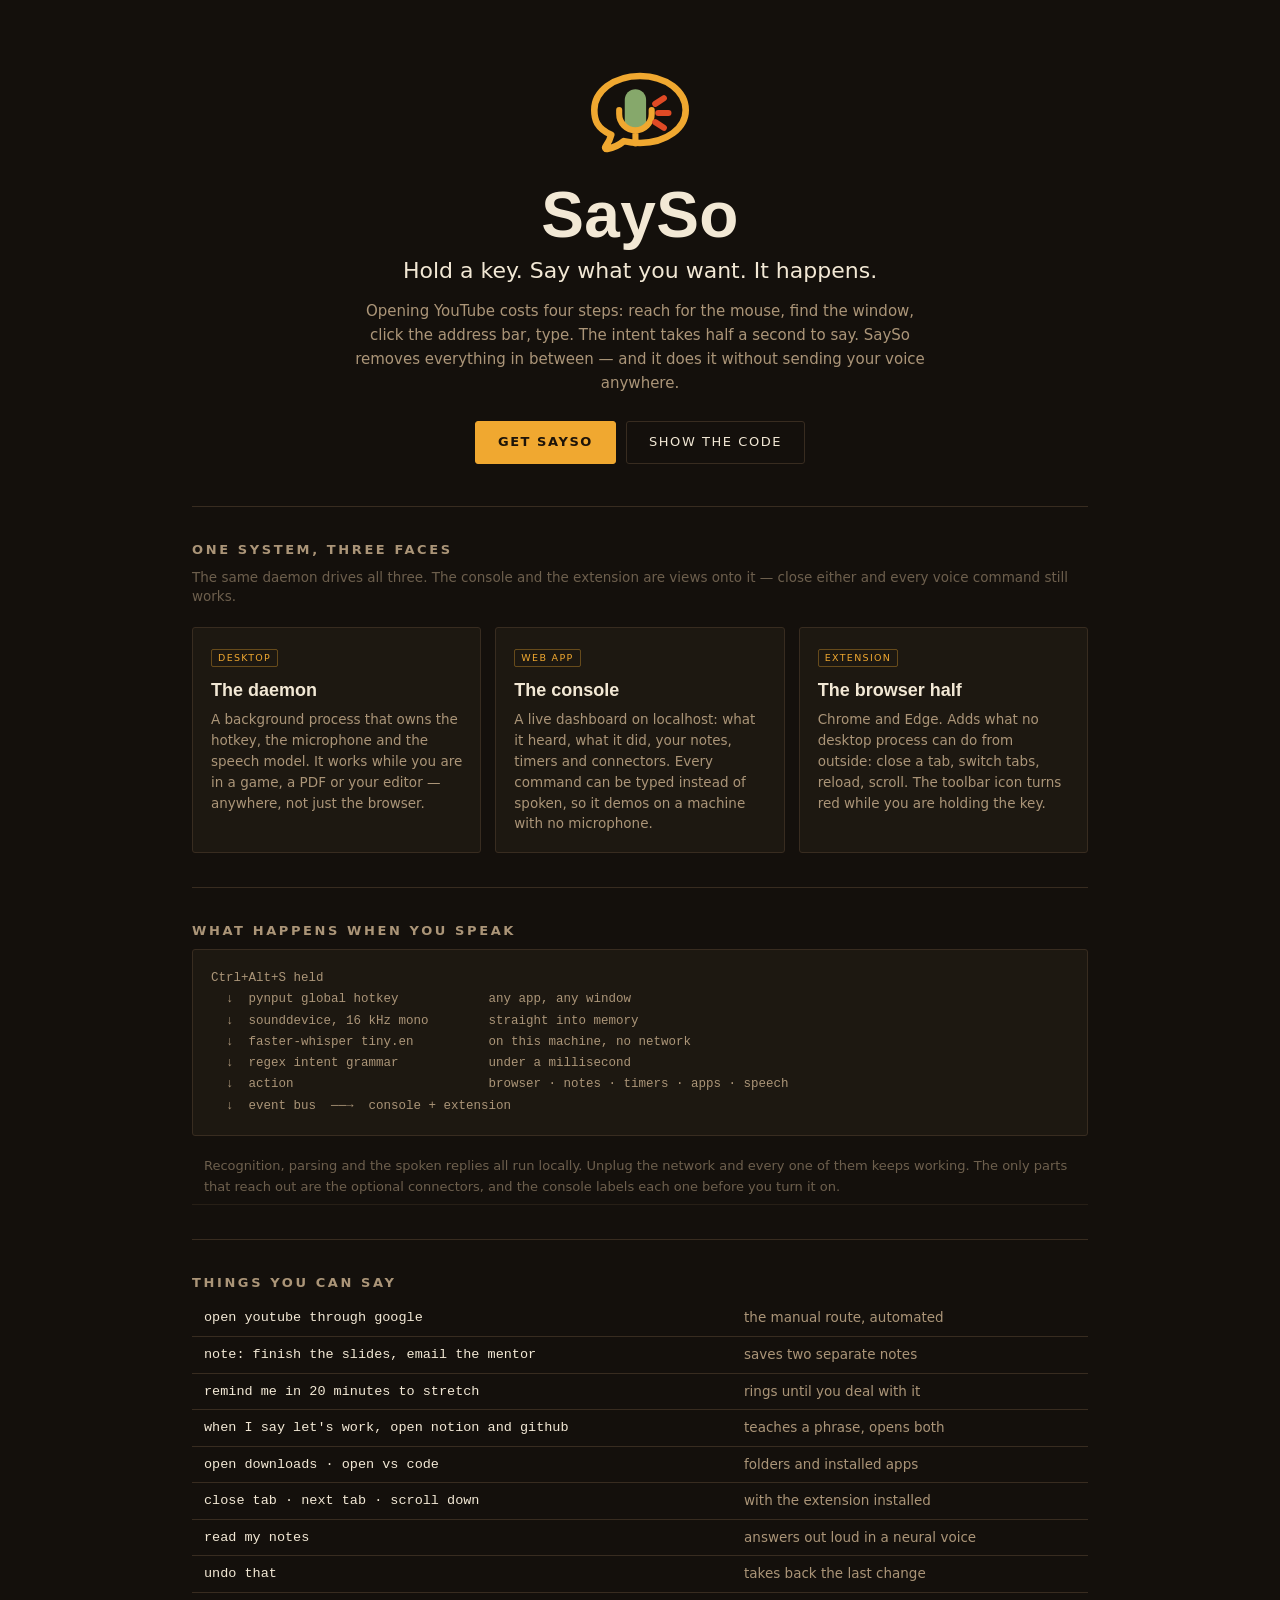
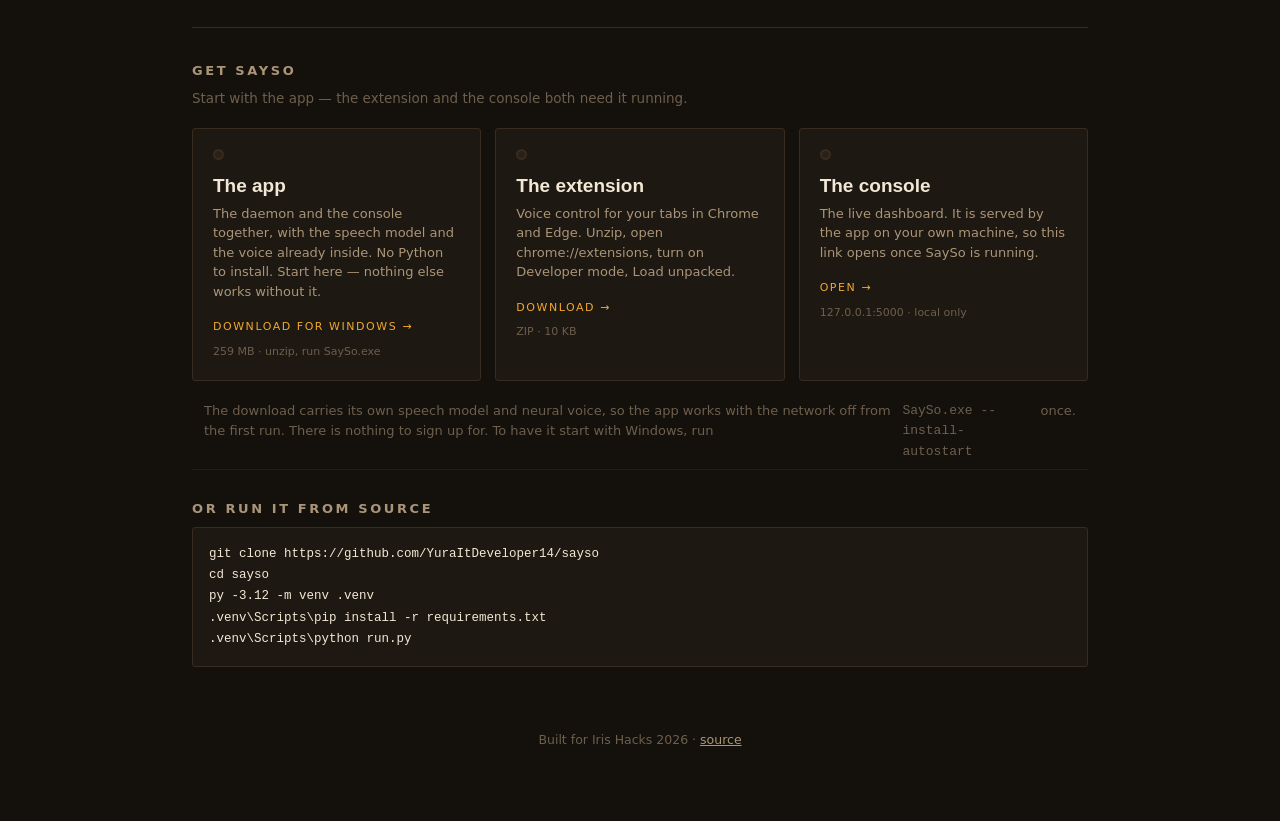
<file: index.html>
﻿<!doctype html>
<html lang="en">
<head>
<meta charset="utf-8">
<meta name="viewport" content="width=device-width, initial-scale=1">
<title>SaySo — hold a key, say what you want</title>
<meta name="description" content="Offline push-to-talk voice control for your laptop. A background daemon, a live web console, and a browser extension.">
<link rel="stylesheet" href="static/style.css">
<link rel="icon" href="static/logo.svg">
<style>
  /* Page layout only. Every colour and typeface comes from the console's own
     stylesheet, so the site cannot drift away from the product. */
  .page { max-width: 940px; margin: 0 auto; padding: 0 22px 72px; }

  .hero { padding: 62px 0 42px; text-align: center; }
  .hero img { width: 104px; height: 104px; }
  .hero h1 {
    font-family: var(--mark); font-size: 64px; font-weight: 600;
    letter-spacing: 0.005em; margin: 12px 0 8px; line-height: 1;
  }
  .hero .tagline { font-size: 22px; color: var(--cream); margin: 0 0 12px; }
  .hero .sub { font-size: 15px; color: var(--sand); margin: 0 auto; max-width: 570px; line-height: 1.6; }

  .cta { display: flex; gap: 10px; justify-content: center; flex-wrap: wrap; margin-top: 26px; }
  .cta a {
    font-family: var(--face); font-size: 13px; letter-spacing: 0.12em;
    text-transform: uppercase; padding: 11px 22px; border-radius: 3px;
    text-decoration: none; border: 1px solid var(--rail); color: var(--cream);
    transition: border-color 160ms ease, background 160ms ease;
  }
  .cta a.primary { background: var(--amber); border-color: var(--amber); color: #1d1409; font-weight: 600; }
  .cta a:hover { border-color: var(--amber); }
  .cta a.primary:hover { filter: brightness(1.08); }

  section.block { padding: 34px 0; border-top: 1px solid var(--rail); }
  section.block h2 {
    font-family: var(--face); font-size: 13px; font-weight: 600;
    letter-spacing: 0.2em; text-transform: uppercase; color: var(--sand);
    margin: 0 0 8px;
  }
  section.block .lead { margin: 0 0 20px; font-size: 13.5px; color: var(--dim); }

  .faces { display: grid; grid-template-columns: repeat(auto-fit, minmax(250px, 1fr)); gap: 14px; }
  .face { background: var(--panel); border: 1px solid var(--rail); border-radius: 3px; padding: 18px; }
  .face h3 { font-family: var(--mark); font-size: 18px; margin: 0 0 6px; font-weight: 600; }
  .face p { margin: 0; font-size: 13.5px; color: var(--sand); line-height: 1.55; }
  .face .tag {
    display: inline-block; font-family: var(--face); font-size: 9.5px;
    letter-spacing: 0.14em; text-transform: uppercase; color: var(--amber);
    border: 1px solid rgba(240,168,48,0.35); border-radius: 2px;
    padding: 1px 6px; margin-bottom: 10px;
  }

  .flow {
    font-family: var(--data); font-size: 12.5px; color: var(--sand);
    background: var(--panel); border: 1px solid var(--rail); border-radius: 3px;
    padding: 18px; overflow-x: auto; line-height: 1.7; margin: 0;
  }

  table.commands { width: 100%; border-collapse: collapse; font-size: 13.5px; }
  table.commands td { padding: 8px 12px; border-bottom: 1px solid var(--rail); vertical-align: top; }
  table.commands td:first-child { font-family: var(--data); color: var(--cream); white-space: nowrap; }
  table.commands td:last-child { color: var(--sand); }

  /* Download cards. They light up on hover so it is obvious the whole tile is
     the target, not just the words on it. */
  .gets { display: grid; grid-template-columns: repeat(auto-fit, minmax(258px, 1fr)); gap: 14px; }

  .get {
    display: block; text-decoration: none; color: inherit;
    background: var(--panel); border: 1px solid var(--rail); border-radius: 3px;
    padding: 20px; position: relative;
    transition: border-color 180ms ease, background 180ms ease,
                box-shadow 180ms ease, transform 180ms ease;
  }
  .get:hover, .get:focus-visible {
    border-color: var(--amber);
    background: var(--panel-hi);
    box-shadow: 0 0 0 1px rgba(240,168,48,0.25), 0 10px 30px rgba(0,0,0,0.45);
    transform: translateY(-2px);
  }
  .get .lamp {
    width: 11px; height: 11px; border-radius: 50%;
    background: #2b2118; border: 2px solid var(--rail);
    display: block; margin-bottom: 12px;
    transition: background 180ms ease, border-color 180ms ease, box-shadow 180ms ease;
  }
  .get:hover .lamp, .get:focus-visible .lamp {
    background: var(--amber); border-color: var(--amber);
    box-shadow: 0 0 12px rgba(240,168,48,0.75);
  }
  .get h3 { font-family: var(--mark); font-size: 19px; font-weight: 600; margin: 0 0 4px; }
  .get p { margin: 0 0 14px; font-size: 13px; color: var(--sand); line-height: 1.5; }
  .get .action {
    font-family: var(--face); font-size: 11px; letter-spacing: 0.14em;
    text-transform: uppercase; color: var(--amber);
  }
  .get .action::after { content: " →"; }
  .get .meta { display: block; margin-top: 8px; font-size: 11px; color: var(--dim); }

  pre.install {
    background: var(--panel); border: 1px solid var(--rail); border-radius: 3px;
    padding: 16px; overflow-x: auto; font-family: var(--data); font-size: 12.5px;
    color: var(--cream); line-height: 1.7; margin: 0;
  }

  .note { font-size: 13px; color: var(--dim); line-height: 1.6; margin: 14px 0 0; }
  .site-foot { text-align: center; padding: 30px 0 0; color: var(--dim); font-size: 12.5px; }
  .site-foot a { color: var(--sand); }

  /* The in-page jump is eased in script so it can be slower than the browser's
     own smooth scroll. This is the fallback for anyone with JS disabled. */
  html { scroll-behavior: smooth; }
  @media (prefers-reduced-motion: reduce) { html { scroll-behavior: auto; } }
</style>
</head>
<body>
<div class="page">

  <header class="hero">
    <img src="static/logo.svg" alt="">
    <h1>SaySo</h1>
    <p class="tagline">Hold a key. Say what you want. It happens.</p>
    <p class="sub">
      Opening YouTube costs four steps: reach for the mouse, find the window,
      click the address bar, type. The intent takes half a second to say. SaySo
      removes everything in between — and it does it without sending your voice
      anywhere.
    </p>
    <div class="cta">
      <a class="primary" href="#get">Get SaySo</a>
      <a href="https://github.com/YuraItDeveloper14/sayso">Show the code</a>
    </div>
  </header>

  <section class="block">
    <h2>One system, three faces</h2>
    <p class="lead">The same daemon drives all three. The console and the extension are views onto it — close either and every voice command still works.</p>
    <div class="faces">
      <div class="face">
        <span class="tag">Desktop</span>
        <h3>The daemon</h3>
        <p>A background process that owns the hotkey, the microphone and the
           speech model. It works while you are in a game, a PDF or your editor —
           anywhere, not just the browser.</p>
      </div>
      <div class="face">
        <span class="tag">Web app</span>
        <h3>The console</h3>
        <p>A live dashboard on localhost: what it heard, what it did, your notes,
           timers and connectors. Every command can be typed instead of spoken,
           so it demos on a machine with no microphone.</p>
      </div>
      <div class="face">
        <span class="tag">Extension</span>
        <h3>The browser half</h3>
        <p>Chrome and Edge. Adds what no desktop process can do from outside:
           close a tab, switch tabs, reload, scroll. The toolbar icon turns red
           while you are holding the key.</p>
      </div>
    </div>
  </section>

  <section class="block">
    <h2>What happens when you speak</h2>
    <pre class="flow">Ctrl+Alt+S held
  ↓  pynput global hotkey            any app, any window
  ↓  sounddevice, 16 kHz mono        straight into memory
  ↓  faster-whisper tiny.en          on this machine, no network
  ↓  regex intent grammar            under a millisecond
  ↓  action                          browser · notes · timers · apps · speech
  ↓  event bus  ──→  console + extension</pre>
    <p class="note">
      Recognition, parsing and the spoken replies all run locally. Unplug the
      network and every one of them keeps working. The only parts that reach out
      are the optional connectors, and the console labels each one before you
      turn it on.
    </p>
  </section>

  <section class="block">
    <h2>Things you can say</h2>
    <table class="commands">
      <tr><td>open youtube through google</td><td>the manual route, automated</td></tr>
      <tr><td>note: finish the slides, email the mentor</td><td>saves two separate notes</td></tr>
      <tr><td>remind me in 20 minutes to stretch</td><td>rings until you deal with it</td></tr>
      <tr><td>when I say let's work, open notion and github</td><td>teaches a phrase, opens both</td></tr>
      <tr><td>open downloads · open vs code</td><td>folders and installed apps</td></tr>
      <tr><td>close tab · next tab · scroll down</td><td>with the extension installed</td></tr>
      <tr><td>read my notes</td><td>answers out loud in a neural voice</td></tr>
      <tr><td>undo that</td><td>takes back the last change</td></tr>
    </table>
  </section>

  <section class="block" id="get">
    <h2>Get SaySo</h2>
    <p class="lead">Start with the app — the extension and the console both need it running.</p>
    <div class="gets">

      <a class="get" href="https://github.com/YuraItDeveloper14/sayso/releases/download/v1.0.0/SaySo-windows.zip">
        <span class="lamp" aria-hidden="true"></span>
        <h3>The app</h3>
        <p>The daemon and the console together, with the speech model and the
           voice already inside. No Python to install. Start here — nothing else
           works without it.</p>
        <span class="action">Download for Windows</span>
        <span class="meta">259 MB · unzip, run SaySo.exe</span>
      </a>

      <a class="get" href="https://github.com/YuraItDeveloper14/sayso/releases/download/v1.0.0/sayso-extension.zip">
        <span class="lamp" aria-hidden="true"></span>
        <h3>The extension</h3>
        <p>Voice control for your tabs in Chrome and Edge. Unzip, open
           chrome://extensions, turn on Developer mode, Load unpacked.</p>
        <span class="action">Download</span>
        <span class="meta">ZIP · 10 KB</span>
      </a>

      <a class="get" href="http://127.0.0.1:5000">
        <span class="lamp" aria-hidden="true"></span>
        <h3>The console</h3>
        <p>The live dashboard. It is served by the app on your own machine, so
           this link opens once SaySo is running.</p>
        <span class="action">Open</span>
        <span class="meta">127.0.0.1:5000 · local only</span>
      </a>

    </div>

    <p class="note">
      The download carries its own speech model and neural voice, so the app
      works with the network off from the first run. There is nothing to sign up
      for. To have it start with Windows, run <code>SaySo.exe --install-autostart</code>
      once.
    </p>

    <h2 style="margin-top:30px">Or run it from source</h2>
    <pre class="install">git clone https://github.com/YuraItDeveloper14/sayso
cd sayso
py -3.12 -m venv .venv
.venv\Scripts\pip install -r requirements.txt
.venv\Scripts\python run.py</pre>
  </section>

  <footer class="site-foot">
    Built for Iris Hacks 2026 · <a href="https://github.com/YuraItDeveloper14/sayso">source</a>
  </footer>

</div>

<script>
  /* An eased in-page jump. The browser's own smooth scroll is fixed at a speed
     that feels like a snap on a short page, so this runs its own ease over a
     duration that scales with the distance travelled. */
  const EASE = (t) => (t < 0.5 ? 4 * t * t * t : 1 - Math.pow(-2 * t + 2, 3) / 2);
  const still = window.matchMedia("(prefers-reduced-motion: reduce)");

  function glideTo(target) {
    const start = window.scrollY;
    const end = target.getBoundingClientRect().top + start - 12;
    const distance = end - start;
    // 700 ms for a short hop, up to 1500 ms across a long page.
    const duration = Math.min(1500, Math.max(700, Math.abs(distance) * 0.6));
    let began = null;

    function step(now) {
      if (began === null) began = now;
      const progress = Math.min(1, (now - began) / duration);
      window.scrollTo(0, start + distance * EASE(progress));
      if (progress < 1) requestAnimationFrame(step);
    }
    requestAnimationFrame(step);
  }

  document.querySelectorAll('a[href^="#"]').forEach((link) => {
    link.addEventListener("click", (event) => {
      const target = document.querySelector(link.getAttribute("href"));
      if (!target || still.matches) return;   // let the browser handle it
      event.preventDefault();
      glideTo(target);
      history.replaceState(null, "", link.getAttribute("href"));
    });
  });
</script>
</body>
</html>
</file>
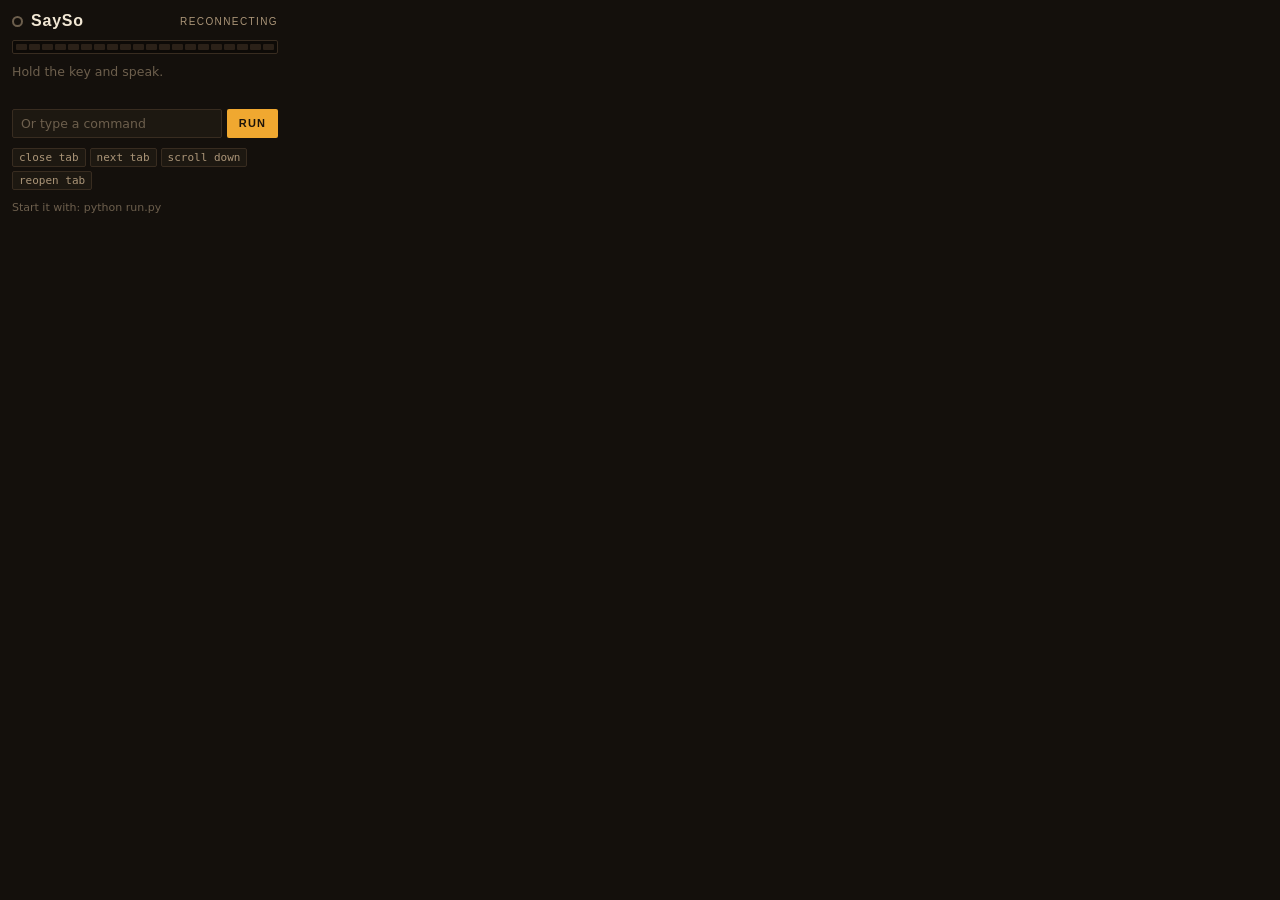
<file: extension/popup.html>
﻿<!doctype html>
<html lang="en">
<head>
  <meta charset="utf-8">
  <link rel="stylesheet" href="popup.css">
</head>
<body>

<header class="head">
  <span class="lamp" id="lamp" data-state="loading"></span>
  <span class="name">SaySo</span>
  <span class="state" id="state">connecting</span>
</header>

<div class="meter" id="meter" role="img" aria-label="Microphone level"></div>

<p class="said" id="said">Hold the key and speak.</p>
<p class="did" id="did"></p>

<form class="composer" id="composer" autocomplete="off">
  <input type="text" id="command" placeholder="Or type a command" aria-label="Type a command">
  <button type="submit">Run</button>
</form>

<ul class="tips">
  <li>close tab</li>
  <li>next tab</li>
  <li>scroll down</li>
  <li>reopen tab</li>
</ul>

<p class="foot" id="foot">The daemon must be running on this machine.</p>

<script src="popup.js"></script>
</body>
</html>
</file>
<file: static/style.css>
﻿/* SaySo — talkback console.

   Push-to-talk is radio, so the interface is broadcast equipment rather than a
   chat window: a warm dark chassis the colour of old studio gear, cream
   lettering, an amber backlight and a red peak lamp. Indicator colours mean
   one thing each — jade is fine, amber is loud, ember is live or broken.

   Every typeface here ships with the OS. SaySo has to work with the network
   off, so a font CDN is not an option — and condensed Bahnschrift happens to be
   exactly the face equipment labels are set in. */

:root {
  --chassis:   #14100c;
  --panel:     #1d1811;
  --panel-hi:  #251e16;
  --rail:      #382c20;
  --cream:     #f2e8d5;
  --sand:      #ab9578;
  --dim:       #6d5f4d;
  --amber:     #f0a830;
  --ember:     #e04a25;
  --jade:      #86a86b;

  /* Panel labels: condensed, the way equipment is silkscreened. */
  --face: "Bahnschrift", "Arial Narrow", "Segoe UI", system-ui, sans-serif;
  /* The wordmark gets its own face so the brand is not just a big label.
     Franklin Gothic is wide and warm where Bahnschrift is narrow and technical,
     which matches the rounded logo — and it ships with Windows, so the offline
     promise survives. */
  --mark: "Franklin Gothic Medium", "Segoe UI Semibold", "Trebuchet MS", sans-serif;
  --body: "Segoe UI", system-ui, -apple-system, sans-serif;
  --data: Consolas, "Cascadia Mono", ui-monospace, monospace;

  --gap: 10px;
  --pad: 12px;
  --row: 6px;
}

* { box-sizing: border-box; }

body {
  margin: 0;
  background: var(--chassis);
  color: var(--cream);
  font-family: var(--body);
  font-size: 14px;
  line-height: 1.45;
  -webkit-font-smoothing: antialiased;
}

kbd {
  font-family: var(--data);
  font-size: 0.84em;
  background: var(--panel-hi);
  border: 1px solid var(--rail);
  border-bottom-width: 2px;
  border-radius: 3px;
  padding: 0 5px;
  color: var(--cream);
  white-space: nowrap;
}

:focus-visible {
  outline: 2px solid var(--amber);
  outline-offset: 1px;
}

/* Silkscreened panel label — the one structural device, used wherever a piece
   of equipment would have engraved text. */
.panel-label {
  margin: 0;
  font-family: var(--face);
  font-size: 11px;
  font-weight: 600;
  letter-spacing: 0.18em;
  text-transform: uppercase;
  color: var(--sand);
}

/* ------------------------------------------------------------ status rail */

.rail {
  display: flex;
  align-items: center;
  gap: 34px;
  flex-wrap: wrap;
  padding: 14px 22px;
  background: var(--panel);
  border-bottom: 1px solid var(--rail);
}

.rail-brand { display: flex; align-items: center; gap: 12px; }

.rail-mark { display: block; width: 52px; height: 52px; flex: none; }

.rail-name {
  font-family: var(--mark);
  font-size: 32px;
  font-weight: 600;
  letter-spacing: 0.005em;
  /* Sized and centred against the logo box rather than against its own line
     box, so the wordmark sits level with the mark instead of riding low on
     the font's descender space. */
  line-height: 52px;
  display: block;
}

/* The readouts are an instrument cluster: each one gets its own column with
   room around it, rather than four labels crowded into a corner. */
.rail-readouts {
  display: flex;
  gap: 0;
  margin: 0;
  flex: 1;
  flex-wrap: wrap;
}

.readout {
  padding: 0 26px;
  border-left: 1px solid var(--rail);
  min-width: 116px;
}
.readout:first-child { border-left: none; padding-left: 0; }

.readout dt {
  font-family: var(--face);
  font-size: 10px;
  letter-spacing: 0.2em;
  text-transform: uppercase;
  color: var(--dim);
  line-height: 1.5;
}

.readout dd {
  margin: 0;
  font-family: var(--data);
  font-size: 14px;
  color: var(--cream);
  line-height: 1.35;
}

.rail-ptt { margin: 0 0 0 auto; font-size: 13px; color: var(--sand); }

/* -------------------------------------------------------------- the desk */

.desk {
  display: flex;
  align-items: stretch;
  gap: 18px;
  padding: 14px 16px;
  background: linear-gradient(180deg, var(--panel) 0%, var(--chassis) 100%);
  border-bottom: 1px solid var(--rail);
}

/* Tally lamp: dark glass until the key goes down. */
.tally-bay { display: flex; flex-direction: column; align-items: center; gap: 7px; }

/* Also the button: click to talk, click again to send. */
.tally {
  width: 58px;
  height: 58px;
  padding: 0;
  border-radius: 50%;
  background: #241009;
  border: 3px solid var(--rail);
  display: grid;
  place-items: center;
  cursor: pointer;
  transition: background 160ms ease, border-color 160ms ease, box-shadow 160ms ease;
}
.tally:hover { border-color: var(--sand); }

.tally-cancel {
  background: none;
  border: 1px solid rgba(224, 74, 37, 0.45);
  border-radius: 2px;
  color: var(--ember);
  font-family: var(--face);
  font-size: 9.5px;
  letter-spacing: 0.12em;
  text-transform: uppercase;
  padding: 2px 7px;
  cursor: pointer;
}
.tally-cancel:hover { background: rgba(224, 74, 37, 0.15); }

.tally-glass {
  width: 34px;
  height: 34px;
  border-radius: 50%;
  background: radial-gradient(circle at 38% 32%, rgba(255,255,255,0.14), transparent 60%), #35170f;
  transition: background 160ms ease;
}

.tally[data-state="listening"] {
  background: #5a1c0d;
  border-color: var(--ember);
  box-shadow: 0 0 22px rgba(224, 74, 37, 0.6);
}
.tally[data-state="listening"] .tally-glass {
  background: radial-gradient(circle at 38% 32%, #ff9d76, var(--ember) 70%);
  animation: lamp 1.1s ease-in-out infinite;
}

.tally[data-state="transcribing"],
.tally[data-state="executing"] {
  background: #4c3510;
  border-color: var(--amber);
  box-shadow: 0 0 18px rgba(240, 168, 48, 0.45);
}
.tally[data-state="transcribing"] .tally-glass,
.tally[data-state="executing"] .tally-glass {
  background: radial-gradient(circle at 38% 32%, #ffdc9b, var(--amber) 70%);
}

.tally[data-state="idle"] .tally-glass {
  background: radial-gradient(circle at 38% 32%, rgba(134, 168, 107, 0.55), #23301c 70%);
}

.tally[data-state="error"] { background: #5a1c0d; border-color: var(--ember); }

@keyframes lamp { 50% { filter: brightness(1.3); } }

.tally-state {
  margin: 0;
  font-family: var(--face);
  font-size: 10px;
  letter-spacing: 0.16em;
  text-transform: uppercase;
  color: var(--sand);
  text-align: center;
}

/* The meter. Discrete segments, because a smooth bar reads as a progress
   indicator and this is an instrument. */
.meter-bay { display: flex; flex-direction: column; align-items: center; gap: 7px; }

.meter {
  display: flex;
  flex-direction: column-reverse;
  gap: 2px;
  padding: 5px;
  background: #0d0a07;
  border: 1px solid var(--rail);
  border-radius: 2px;
  height: 100%;
  min-height: 76px;
  justify-content: flex-start;
}

.segment {
  width: 13px;
  flex: 1;
  min-height: 2px;
  border-radius: 1px;
  background: #2b2118;
  transition: background 70ms linear;
}

.segment.lit { background: var(--jade); }
.segment.lit.hot { background: var(--amber); }
.segment.lit.peak { background: var(--ember); }

.meter-label {
  margin: 0;
  font-family: var(--face);
  font-size: 9.5px;
  letter-spacing: 0.16em;
  text-transform: uppercase;
  color: var(--dim);
}

.transmission { flex: 1; min-width: 240px; display: flex; flex-direction: column; gap: 5px; justify-content: center; }

.said {
  margin: 0;
  font-size: 23px;
  line-height: 1.22;
  letter-spacing: -0.01em;
  color: var(--cream);
}

.said.waiting { font-size: 14.5px; color: var(--dim); line-height: 1.5; }

.did {
  margin: 0;
  min-height: 17px;
  font-family: var(--data);
  font-size: 12.5px;
  color: var(--amber);
}

.did.bad { color: var(--ember); }

/* ----------------------------------------------------------------- bays */

.bays {
  display: grid;
  grid-template-columns: repeat(6, 1fr);
  gap: var(--gap);
  padding: var(--gap) 16px;
  align-items: start;
}

.panel-log     { grid-column: span 4; }
.panel-patch   { grid-column: span 2; }
.panel-notes   { grid-column: span 2; }
.panel-timers  { grid-column: span 2; }
.panel-aliases { grid-column: span 2; }
.panel-phrases { grid-column: span 6; }

.panel {
  background: var(--panel);
  border: 1px solid var(--rail);
  border-radius: 3px;
  display: flex;
  flex-direction: column;
  overflow: hidden;
}

.panel-head {
  display: flex;
  align-items: center;
  justify-content: space-between;
  gap: 10px;
  padding: 7px var(--pad);
  background: var(--panel-hi);
  border-bottom: 1px solid var(--rail);
}

.count {
  font-family: var(--data);
  font-size: 10.5px;
  color: var(--cream);
  background: var(--chassis);
  border-radius: 2px;
  padding: 0 5px;
  letter-spacing: 0;
}

.hint { font-size: 11px; color: var(--dim); }

.head-actions { display: flex; gap: 4px; }

.needs-ext {
  font-family: var(--body);
  font-size: 9.5px;
  letter-spacing: 0;
  text-transform: none;
  color: var(--amber);
  margin-left: 5px;
}

.ghost {
  background: none;
  border: 1px solid transparent;
  color: var(--dim);
  font-family: var(--face);
  font-size: 10.5px;
  letter-spacing: 0.12em;
  text-transform: uppercase;
  padding: 2px 6px;
  border-radius: 2px;
  cursor: pointer;
}
.ghost:hover { color: var(--cream); border-color: var(--rail); }

/* Shown only while a reminder is ringing. It sits in the timers panel, where
   you would look for it, instead of taking over the top of the page. */
.ghost-alert {
  color: var(--ember);
  border-color: rgba(224, 74, 37, 0.45);
  animation: lamp 0.9s ease-in-out infinite;
}
.ghost-alert:hover { color: var(--cream); border-color: var(--ember); }

.empty {
  padding: 14px var(--pad);
  color: var(--dim);
  font-size: 12.5px;
  text-align: center;
}

/* ------------------------------------------------------------------ log */

.log, .notes, .timers, .aliases, .jacks {
  list-style: none;
  margin: 0;
  padding: 0;
  overflow-y: auto;
  flex: 1;
}

.log { max-height: 248px; }
.notes, .timers, .aliases, .jacks { max-height: 200px; }

.entry {
  display: grid;
  grid-template-columns: 56px 1fr auto;
  gap: 8px;
  align-items: baseline;
  padding: var(--row) var(--pad);
  border-bottom: 1px solid rgba(56, 44, 32, 0.55);
  font-size: 13.5px;
}

.entry-time { font-family: var(--data); font-size: 10.5px; color: var(--dim); }
.entry-said { color: var(--cream); }
.entry-said::before { content: attr(data-source); margin-right: 5px; opacity: 0.5; }

.entry-did {
  font-family: var(--data);
  font-size: 11.5px;
  color: var(--sand);
  word-break: break-word;
}

.entry-intent {
  font-family: var(--data);
  font-size: 10px;
  color: var(--dim);
  white-space: nowrap;
}

.entry.failed .entry-did { color: var(--ember); }

/* ---------------------------------------------------------------- notes */

.note {
  display: flex;
  align-items: flex-start;
  gap: 8px;
  padding: var(--row) var(--pad);
  border-bottom: 1px solid rgba(56, 44, 32, 0.55);
}

.note-index {
  font-family: var(--data);
  font-size: 10.5px;
  color: var(--dim);
  padding-top: 2px;
  min-width: 13px;
}

.note-check {
  appearance: none;
  width: 14px;
  height: 14px;
  margin: 2px 0 0;
  flex: none;
  border: 1.5px solid var(--dim);
  border-radius: 2px;
  cursor: pointer;
}
.note-check:checked {
  background: var(--jade);
  border-color: var(--jade);
  box-shadow: inset 0 0 0 2px var(--panel);
}

.note-text { flex: 1; font-size: 13.5px; word-break: break-word; }
.note.done .note-text { color: var(--dim); text-decoration: line-through; }

.row-remove {
  background: none;
  border: none;
  color: var(--dim);
  cursor: pointer;
  font-size: 15px;
  line-height: 1;
  padding: 0 3px;
  border-radius: 2px;
}
.row-remove:hover { color: var(--ember); }

/* --------------------------------------------------------------- timers */

.timer {
  display: flex;
  align-items: center;
  gap: 10px;
  padding: var(--row) var(--pad);
  border-bottom: 1px solid rgba(56, 44, 32, 0.55);
}

.timer-remaining {
  font-family: var(--data);
  font-size: 15px;
  color: var(--amber);
  font-variant-numeric: tabular-nums;
  min-width: 54px;
}

.timer-label { flex: 1; font-size: 13.5px; }

.timer.missed .timer-remaining { color: var(--dim); font-size: 11px; }
.timer.missed .timer-label { color: var(--sand); }

/* ------------------------------------------------------------ shortcuts */

.alias {
  display: flex;
  align-items: center;
  gap: 8px;
  padding: var(--row) var(--pad);
  border-bottom: 1px solid rgba(56, 44, 32, 0.55);
  font-size: 13px;
}

.alias-phrase { color: var(--cream); }
.alias-arrow { color: var(--dim); }
.alias-target {
  flex: 1;
  font-family: var(--data);
  font-size: 11.5px;
  color: var(--sand);
  overflow: hidden;
  text-overflow: ellipsis;
  white-space: nowrap;
}

/* -------------------------------------------------------------- patch bay */

.jack { border-bottom: 1px solid rgba(56, 44, 32, 0.55); }

.jack-head {
  display: flex;
  align-items: center;
  gap: 8px;
  width: 100%;
  padding: var(--row) var(--pad);
  background: none;
  border: none;
  color: inherit;
  font: inherit;
  text-align: left;
  cursor: pointer;
}
.jack-head:hover { background: var(--panel-hi); }

/* The ring is a patch socket: hollow when nothing is plugged in. */
.jack-ring {
  width: 12px;
  height: 12px;
  border-radius: 50%;
  border: 2px solid var(--dim);
  flex: none;
}
.jack-ring[data-state="connected"] {
  border-color: var(--jade);
  background: var(--jade);
  box-shadow: 0 0 8px rgba(134, 168, 107, 0.65);
}
.jack-ring[data-state="needs setup"] { border-color: var(--amber); }
.jack-ring[data-state="error"] { border-color: var(--ember); background: var(--ember); }

.jack-name { font-size: 13.5px; }

/* Says out loud which connectors cost you the offline guarantee. */
.jack-net {
  font-family: var(--face);
  font-size: 9.5px;
  letter-spacing: 0.1em;
  text-transform: uppercase;
  padding: 1px 5px;
  border-radius: 2px;
  border: 1px solid var(--rail);
  color: var(--dim);
}
.jack-net[data-network="true"] { color: var(--amber); border-color: rgba(240, 168, 48, 0.35); }

.jack-state {
  margin-left: auto;
  font-family: var(--face);
  font-size: 10px;
  letter-spacing: 0.12em;
  text-transform: uppercase;
  color: var(--dim);
  text-align: right;
}
.jack-state[data-state="connected"] { color: var(--jade); }
.jack-state[data-state="needs setup"] { color: var(--amber); }
.jack-state[data-state="error"] { color: var(--ember); }

.jack-body {
  padding: 2px var(--pad) 10px;
  display: flex;
  flex-direction: column;
  gap: 7px;
}

.jack-docs { margin: 0; font-size: 11.5px; color: var(--dim); line-height: 1.4; }
.jack-docs a { color: var(--sand); }

.field { display: flex; flex-direction: column; gap: 3px; }

.field span {
  font-family: var(--face);
  font-size: 9.5px;
  letter-spacing: 0.14em;
  text-transform: uppercase;
  color: var(--dim);
}

.field input {
  background: var(--chassis);
  border: 1px solid var(--rail);
  border-radius: 2px;
  padding: 5px 8px;
  color: var(--cream);
  font-family: var(--data);
  font-size: 12px;
}
.field input:focus { border-color: var(--amber); outline: none; }

.jack-actions { display: flex; gap: 6px; flex-wrap: wrap; }

.jack-actions button {
  background: var(--panel-hi);
  border: 1px solid var(--rail);
  color: var(--cream);
  font-family: var(--face);
  font-size: 10.5px;
  letter-spacing: 0.12em;
  text-transform: uppercase;
  padding: 4px 10px;
  border-radius: 2px;
  cursor: pointer;
}
.jack-actions button:hover { border-color: var(--amber); }
.jack-actions .primary { background: var(--amber); border-color: var(--amber); color: #1d1409; }

.jack-tools {
  margin: 0;
  font-family: var(--data);
  font-size: 11px;
  color: var(--sand);
  max-height: 92px;
  overflow-y: auto;
  line-height: 1.6;
  white-space: pre-wrap;
}

/* ------------------------------------------------------------- composer */

.composer {
  display: flex;
  gap: 6px;
  padding: 8px var(--pad);
  border-top: 1px solid var(--rail);
  background: var(--panel-hi);
}

.composer input {
  flex: 1;
  min-width: 0;
  background: var(--chassis);
  border: 1px solid var(--rail);
  border-radius: 2px;
  padding: 6px 9px;
  color: var(--cream);
  font-family: var(--body);
  font-size: 13px;
}
.composer input::placeholder { color: var(--dim); }
.composer input:focus { border-color: var(--amber); outline: none; }

.composer button {
  background: var(--amber);
  color: #1d1409;
  border: none;
  border-radius: 2px;
  padding: 6px 14px;
  font-family: var(--face);
  font-size: 11px;
  font-weight: 600;
  letter-spacing: 0.12em;
  text-transform: uppercase;
  cursor: pointer;
}
.composer button:hover { filter: brightness(1.08); }

.composer-split input { flex: 1 1 40%; }

/* -------------------------------------------------------------- phrases */

.phrase-grid {
  display: grid;
  grid-template-columns: repeat(auto-fit, minmax(210px, 1fr));
  gap: 14px;
  padding: 12px;
}

.phrase-group h3 {
  margin: 0 0 6px;
  font-family: var(--face);
  font-size: 10px;
  font-weight: 600;
  letter-spacing: 0.16em;
  text-transform: uppercase;
  color: var(--dim);
}

.phrase {
  display: block;
  width: 100%;
  text-align: left;
  background: var(--chassis);
  border: 1px solid var(--rail);
  border-left: 2px solid var(--rail);
  border-radius: 2px;
  color: var(--sand);
  font-family: var(--data);
  font-size: 11.5px;
  padding: 5px 8px;
  margin-bottom: 4px;
  cursor: pointer;
  transition: border-color 140ms ease, color 140ms ease;
}
.phrase:hover { color: var(--cream); border-left-color: var(--amber); }

/* ----------------------------------------------------------------- foot */

.foot {
  max-width: 640px;
  margin: 0 auto;
  padding: 10px 16px 22px;
  color: var(--dim);
  font-size: 11.5px;
  text-align: center;
  line-height: 1.5;
}

/* --------------------------------------------------------------- scroll */

::-webkit-scrollbar { width: 7px; }
::-webkit-scrollbar-track { background: transparent; }
::-webkit-scrollbar-thumb { background: var(--rail); border-radius: 4px; }

/* ----------------------------------------------------------- responsive */

@media (max-width: 1100px) {
  .bays { grid-template-columns: repeat(4, 1fr); }
  .panel-log     { grid-column: span 4; }
  .panel-patch   { grid-column: span 4; }
  .panel-notes   { grid-column: span 2; }
  .panel-timers  { grid-column: span 2; }
  .panel-aliases { grid-column: span 4; }
  .panel-phrases { grid-column: span 4; }
}

@media (max-width: 720px) {
  .bays { grid-template-columns: 1fr; padding: 8px; }
  .panel-log, .panel-patch, .panel-notes,
  .panel-timers, .panel-aliases, .panel-phrases { grid-column: span 1; }
  .desk { flex-wrap: wrap; padding: 12px; gap: 14px; }
  .rail { padding: 8px 12px; gap: 12px; }
  .rail-ptt { margin-left: 0; }
  .said { font-size: 19px; }
}

@media (prefers-reduced-motion: reduce) {
  * { animation: none !important; transition: none !important; }
}
</file>
<file: extension/popup.css>
/* Same console palette as the dashboard, at popup scale. */

:root {
  --chassis: #14100c;
  --panel:   #1d1811;
  --rail:    #382c20;
  --cream:   #f2e8d5;
  --sand:    #ab9578;
  --dim:     #6d5f4d;
  --amber:   #f0a830;
  --ember:   #e04a25;
  --jade:    #86a86b;
  --face: "Bahnschrift", "Arial Narrow", "Segoe UI", sans-serif;
  --data: Consolas, ui-monospace, monospace;
}

* { box-sizing: border-box; }

body {
  width: 290px;
  margin: 0;
  padding: 12px;
  background: var(--chassis);
  color: var(--cream);
  font: 13px "Segoe UI", system-ui, sans-serif;
}

.head { display: flex; align-items: center; gap: 8px; margin-bottom: 10px; }

.lamp {
  width: 11px; height: 11px; border-radius: 50%;
  background: #35170f; border: 2px solid var(--rail);
}
.lamp[data-state="idle"] { background: var(--jade); border-color: var(--jade); }
.lamp[data-state="listening"] { background: var(--ember); border-color: var(--ember); box-shadow: 0 0 10px var(--ember); }
.lamp[data-state="transcribing"],
.lamp[data-state="executing"] { background: var(--amber); border-color: var(--amber); }
.lamp[data-state="offline"] { background: transparent; border-color: var(--dim); }

.name { font-family: var(--face); font-size: 16px; font-weight: 700; letter-spacing: 0.05em; }

.state {
  margin-left: auto;
  font-family: var(--face);
  font-size: 10px;
  letter-spacing: 0.14em;
  text-transform: uppercase;
  color: var(--sand);
}

.meter {
  display: flex;
  gap: 2px;
  height: 14px;
  padding: 3px;
  background: #0d0a07;
  border: 1px solid var(--rail);
  border-radius: 2px;
  margin-bottom: 10px;
}

.segment { flex: 1; border-radius: 1px; background: #2b2118; }
.segment.lit { background: var(--jade); }
.segment.lit.hot { background: var(--amber); }
.segment.lit.peak { background: var(--ember); }

.said { margin: 0 0 4px; font-size: 15px; line-height: 1.25; }
.said.waiting { font-size: 12.5px; color: var(--dim); }
.did { margin: 0 0 10px; min-height: 15px; font-family: var(--data); font-size: 11.5px; color: var(--amber); }
.did.bad { color: var(--ember); }

.composer { display: flex; gap: 5px; margin-bottom: 10px; }

.composer input {
  flex: 1; min-width: 0;
  background: var(--panel);
  border: 1px solid var(--rail);
  border-radius: 2px;
  padding: 6px 8px;
  color: var(--cream);
  font: inherit;
  font-size: 12.5px;
}
.composer input::placeholder { color: var(--dim); }
.composer input:focus { border-color: var(--amber); outline: none; }

.composer button {
  background: var(--amber);
  color: #1d1409;
  border: none;
  border-radius: 2px;
  padding: 6px 12px;
  font-family: var(--face);
  font-size: 11px;
  font-weight: 600;
  letter-spacing: 0.1em;
  text-transform: uppercase;
  cursor: pointer;
}

.tips {
  list-style: none;
  display: flex;
  flex-wrap: wrap;
  gap: 4px;
  margin: 0 0 10px;
  padding: 0;
}

.tips li {
  font-family: var(--data);
  font-size: 11px;
  color: var(--sand);
  background: var(--panel);
  border: 1px solid var(--rail);
  border-radius: 2px;
  padding: 2px 6px;
  cursor: pointer;
}
.tips li:hover { color: var(--cream); border-color: var(--amber); }

.foot { margin: 0; font-size: 11px; color: var(--dim); line-height: 1.4; }
.foot a { color: var(--sand); }
</file>
